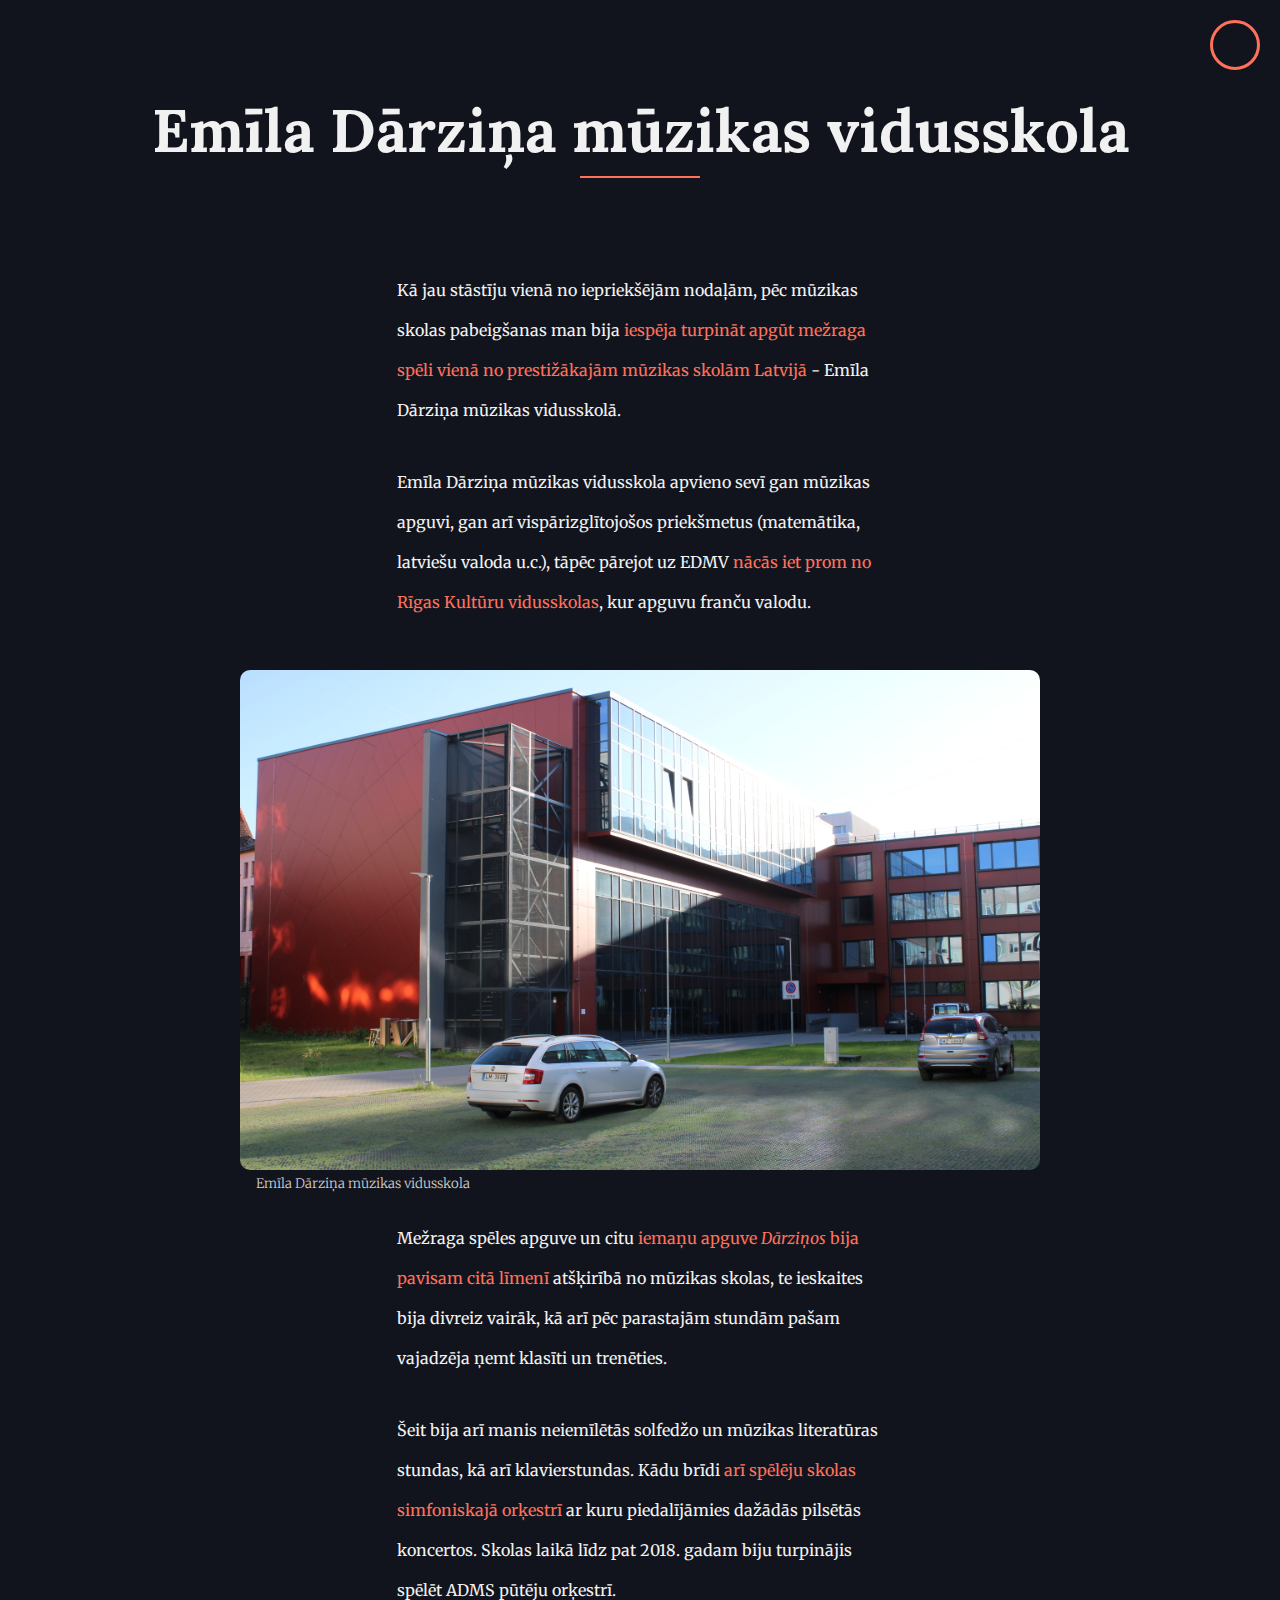
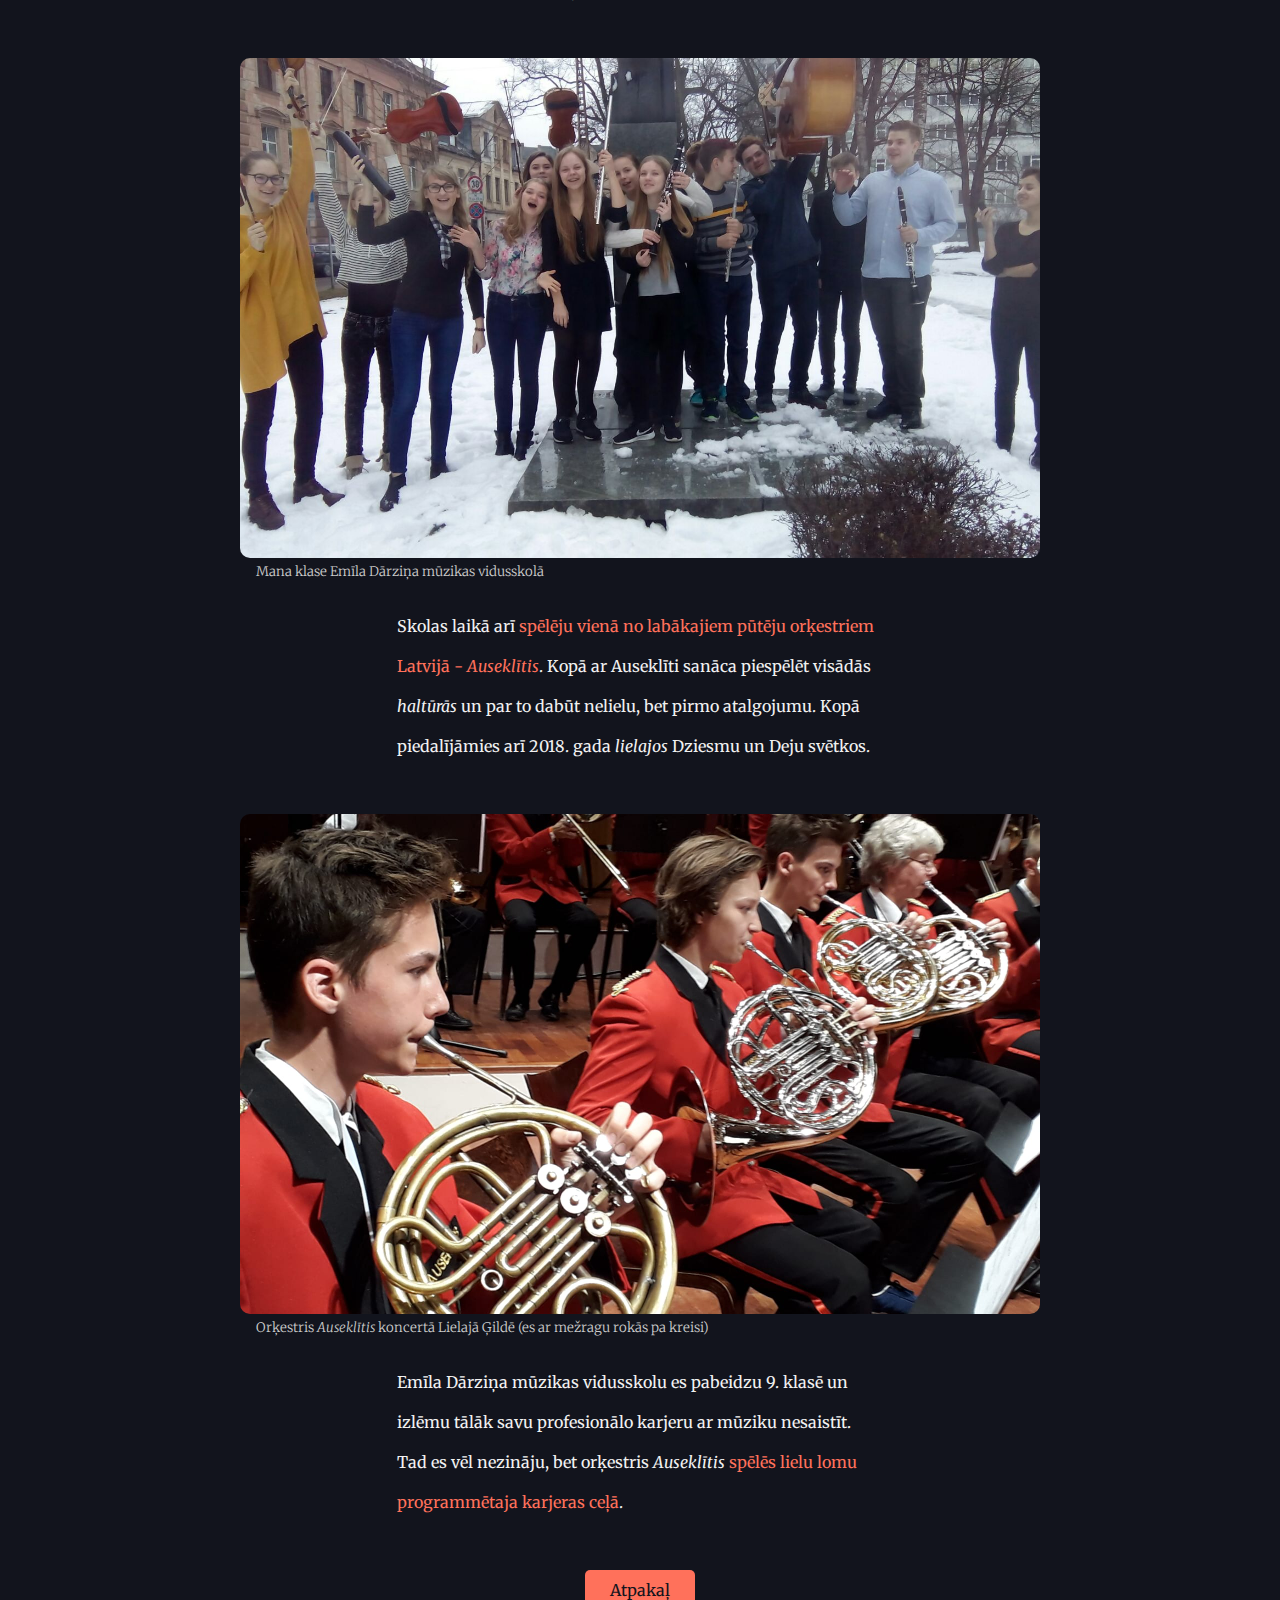
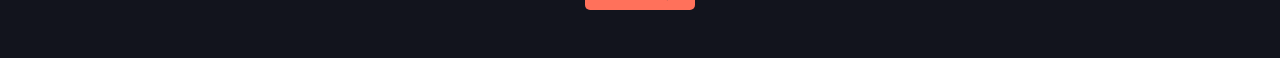
<file: edmv.html>
<!DOCTYPE html>
<html lang="en">
<head>
    <meta charset="UTF-8">
    <meta name="viewport" content="width=device-width, initial-scale=1.0">
    <title>Mans ceļš uz LU</title>

    <!-- CSS & Icons -->
    <link rel="stylesheet" href="css/main.css">
    <link rel="stylesheet" href="https://cdnjs.cloudflare.com/ajax/libs/font-awesome/6.1.1/css/all.min.css" integrity="sha512-KfkfwYDsLkIlwQp6LFnl8zNdLGxu9YAA1QvwINks4PhcElQSvqcyVLLD9aMhXd13uQjoXtEKNosOWaZqXgel0g==" crossorigin="anonymous" referrerpolicy="no-referrer" />

</head>
<body class="information">
    <button id="theme-toggle-btn">
        <i class="fa-regular fa-lightbulb bulb show"></i>
        <i class="fa-solid fa-lightbulb bulb hide"></i>
    </button>
    <header class="information-header">
        <h1 id="information-header-text">Emīla Dārziņa mūzikas vidusskola</h1>
        <div class="header-line"></div>
    </header>
    <section class="text-section">
        <p>Kā jau stāstīju vienā no iepriekšējām nodaļām, pēc mūzikas skolas pabeigšanas man bija <span class="text-highlight">iespēja turpināt apgūt mežraga spēli vienā no prestižākajām mūzikas skolām Latvijā</span> - Emīla Dārziņa mūzikas vidusskolā.</p>
        <p>Emīla Dārziņa mūzikas vidusskola apvieno sevī gan mūzikas apguvi, gan arī vispārizglītojošos priekšmetus (matemātika, latviešu valoda u.c.), tāpēc pārejot uz EDMV <span class="text-highlight">nācās iet prom no Rīgas Kultūru vidusskolas</span>, kur apguvu franču valodu.</p>
    </section>
    <section class="image-section">
        <div class="image-wrap" id="edmv"></div>
        <h5 class="image-text">Emīla Dārziņa mūzikas vidusskola</h5>
    </section>
    <section class="text-section">
        <p>Mežraga spēles apguve un citu <span class="text-highlight">iemaņu apguve <em>Dārziņos</em> bija pavisam citā līmenī</span> atšķirībā no mūzikas skolas, te ieskaites bija divreiz vairāk, kā arī pēc parastajām stundām pašam vajadzēja ņemt klasīti un trenēties.</p>
        <p>Šeit bija arī manis neiemīlētās solfedžo un mūzikas literatūras stundas, kā arī klavierstundas. Kādu brīdi <span class="text-highlight">arī spēlēju skolas simfoniskajā orķestrī</span> ar kuru piedalījāmies dažādās pilsētās koncertos. Skolas laikā līdz pat 2018. gadam biju turpinājis spēlēt ADMS pūtēju orķestrī.</p>
    </section>
    <section class="image-section">
        <div class="image-wrap" id="klase"></div>
        <h5 class="image-text">Mana klase Emīla Dārziņa mūzikas vidusskolā</h5>
    </section>
    <section class="text-section">
        <p>Skolas laikā arī <span class="text-highlight">spēlēju vienā no labākajiem pūtēju orķestriem Latvijā - <em>Auseklītis</em></span>. Kopā ar Auseklīti sanāca piespēlēt visādās <em>haltūrās</em> un par to dabūt nelielu, bet pirmo atalgojumu. Kopā piedalījāmies arī 2018. gada <em>lielajos</em> Dziesmu un Deju svētkos.</p>
    </section>
    <section class="image-section">
        <div class="image-wrap" id="auseklitis"></div>
        <h5 class="image-text">Orķestris <em>Auseklītis</em> koncertā Lielajā Ģildē (es ar mežragu rokās pa kreisi)</h5>
    </section>
    <section class="text-section">
        <p>Emīla Dārziņa mūzikas vidusskolu es pabeidzu 9. klasē un izlēmu tālāk savu profesionālo karjeru ar mūziku nesaistīt. Tad es vēl nezināju, bet orķestris <em>Auseklītis</em> <span class="text-highlight">spēlēs lielu lomu programmētaja karjeras ceļā</span>. </p>
    </section>
    <a href="index.html#edmv" class="btn-card">Atpakaļ</a>

    <script src="information_script.js"></script>
</body>
</html>
</file>
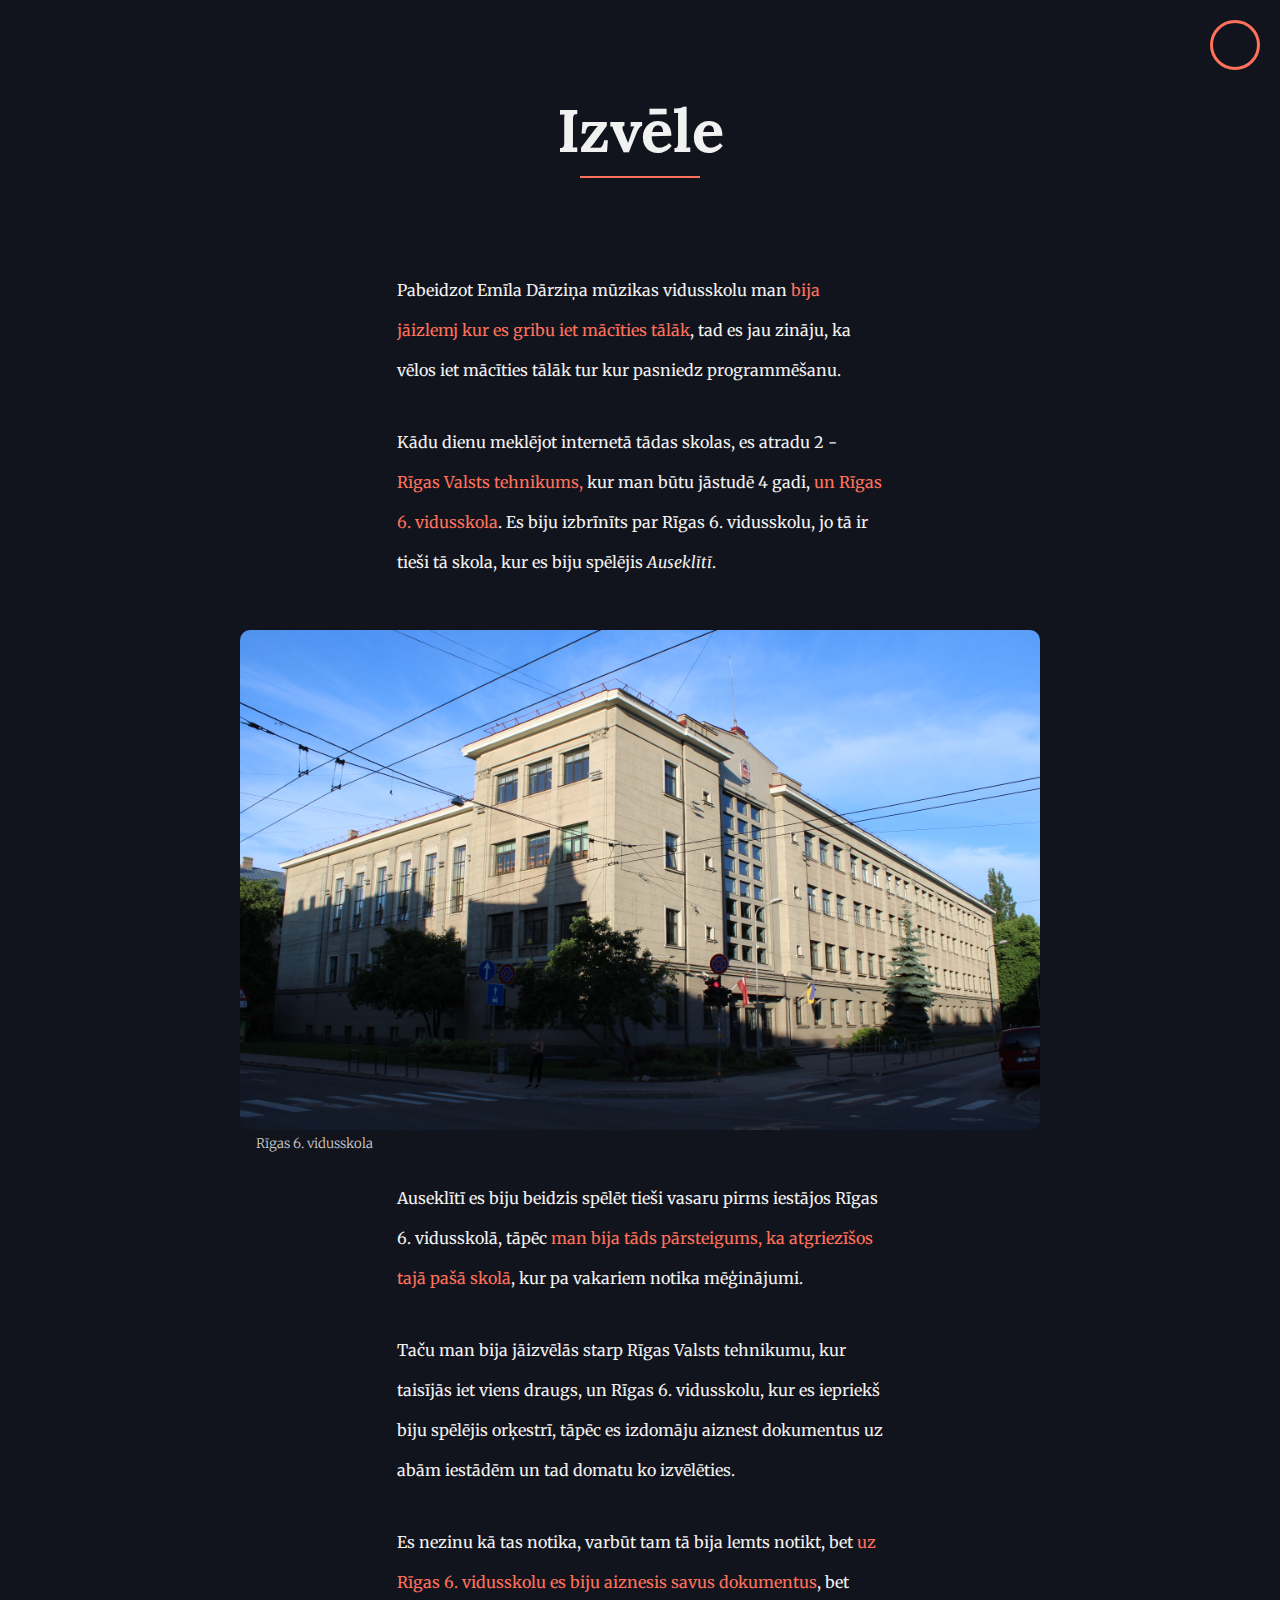
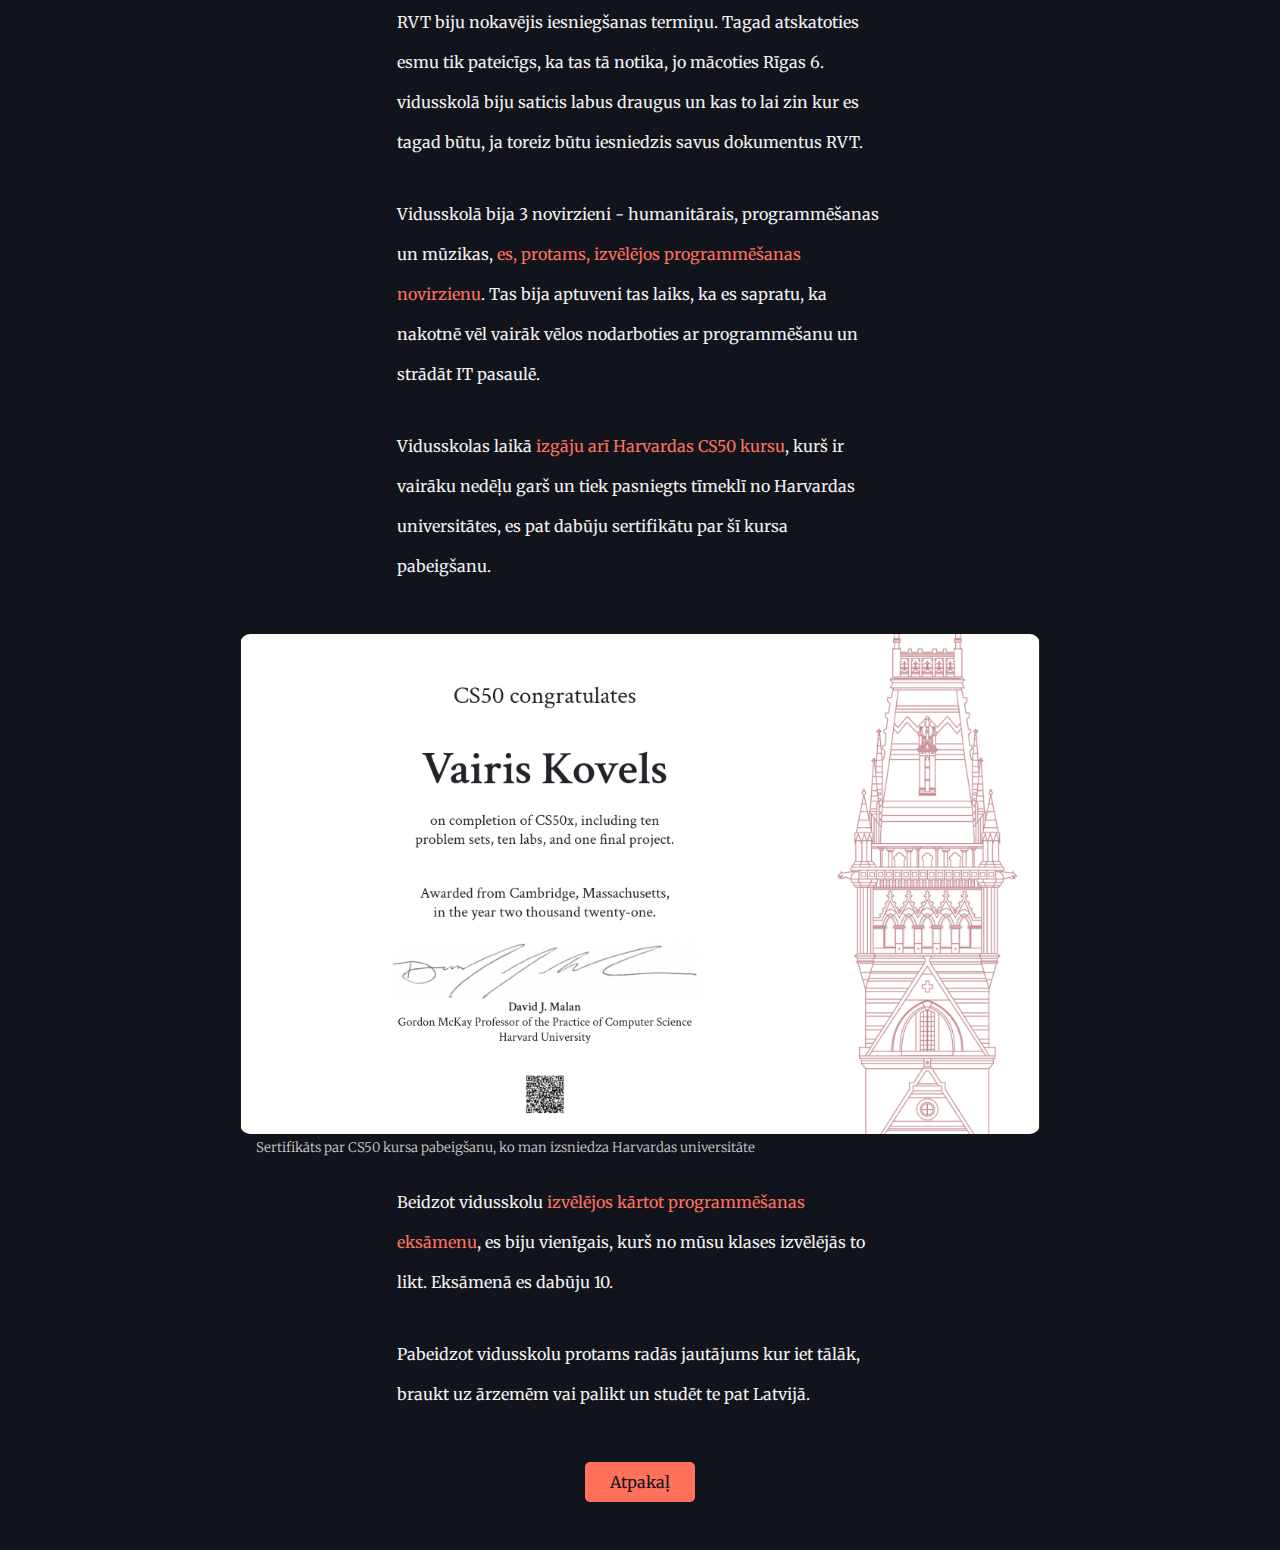
<file: izvele.html>
<!DOCTYPE html>
<html lang="en">
<head>
    <meta charset="UTF-8">
    <meta name="viewport" content="width=device-width, initial-scale=1.0">
    <title>Mans ceļš uz LU</title>

    <!-- CSS & Icons -->
    <link rel="stylesheet" href="css/main.css">
    <link rel="stylesheet" href="https://cdnjs.cloudflare.com/ajax/libs/font-awesome/6.1.1/css/all.min.css" integrity="sha512-KfkfwYDsLkIlwQp6LFnl8zNdLGxu9YAA1QvwINks4PhcElQSvqcyVLLD9aMhXd13uQjoXtEKNosOWaZqXgel0g==" crossorigin="anonymous" referrerpolicy="no-referrer" />

</head>
<body class="information">
    <button id="theme-toggle-btn">
        <i class="fa-regular fa-lightbulb bulb show"></i>
        <i class="fa-solid fa-lightbulb bulb hide"></i>
    </button>
    <header class="information-header">
        <h1 id="information-header-text">Izvēle</h1>
        <div class="header-line"></div>
    </header>
    <section class="text-section">
        <p>Pabeidzot Emīla Dārziņa mūzikas vidusskolu man <span class="text-highlight">bija jāizlemj kur es gribu iet mācīties tālāk</span>, tad es jau zināju, ka vēlos iet mācīties tālāk tur kur pasniedz programmēšanu.</p>
        <p>Kādu dienu meklējot internetā tādas skolas, es atradu 2 - <span class="text-highlight">Rīgas Valsts tehnikums, </span>kur man būtu jāstudē 4 gadi, <span class="text-highlight">un Rīgas 6. vidusskola</span>. Es biju izbrīnīts par Rīgas 6. vidusskolu, jo tā ir tieši tā skola, kur es biju spēlējis <em>Auseklītī</em>.</p>
    </section>
    <section class="image-section">
        <div class="image-wrap" id="r6vsk"></div>
        <h5 class="image-text">Rīgas 6. vidusskola</h5>
    </section>
    <section class="text-section">
        <p>Auseklītī es biju beidzis spēlēt tieši vasaru pirms iestājos Rīgas 6. vidusskolā, tāpēc <span class="text-highlight">man bija tāds pārsteigums, ka atgriezīšos tajā pašā skolā</span>, kur pa vakariem notika mēģinājumi.</p>
        <p>Taču man bija jāizvēlās starp Rīgas Valsts tehnikumu, kur taisījās iet viens draugs, un Rīgas 6. vidusskolu, kur es iepriekš biju spēlējis orķestrī, tāpēc es izdomāju aiznest dokumentus uz abām iestādēm un tad domatu ko izvēlēties.</p>
        <p>Es nezinu kā tas notika, varbūt tam tā bija lemts notikt, bet <span class="text-highlight">uz Rīgas 6. vidusskolu es biju aiznesis savus dokumentus</span>, bet RVT biju nokavējis iesniegšanas termiņu. Tagad atskatoties esmu tik pateicīgs, ka tas tā notika, jo mācoties Rīgas 6. vidusskolā biju saticis labus draugus un kas to lai zin kur es tagad būtu, ja toreiz būtu iesniedzis savus dokumentus RVT.</p>
        <p>Vidusskolā bija 3 novirzieni - humanitārais, programmēšanas un mūzikas, <span class="text-highlight">es, protams, izvēlējos programmēšanas novirzienu</span>. Tas bija aptuveni tas laiks, ka es sapratu, ka nakotnē vēl vairāk vēlos nodarboties ar programmēšanu un strādāt IT pasaulē.</p>
        <p>Vidusskolas laikā <span class="text-highlight">izgāju arī Harvardas CS50 kursu</span>, kurš ir vairāku nedēļu garš un tiek pasniegts tīmeklī no Harvardas universitātes, es pat dabūju sertifikātu par šī kursa pabeigšanu.</p>
    </section>
    <section class="image-section">
        <div class="image-wrap" id="cs50"></div>
        <h5 class="image-text">Sertifikāts par CS50 kursa pabeigšanu, ko man izsniedza Harvardas universitāte</h5>
    </section>
    <section class="text-section">
        <p>Beidzot vidusskolu <span class="text-highlight">izvēlējos kārtot programmēšanas eksāmenu</span>, es biju vienīgais, kurš no mūsu klases izvēlējās to likt. Eksāmenā es dabūju 10.</p>
        <p>Pabeidzot vidusskolu protams radās jautājums kur iet tālāk, braukt uz ārzemēm vai palikt un studēt te pat Latvijā.</p>
    </section>
    <a href="index.html#izvele" class="btn-card">Atpakaļ</a>

    <script src="information_script.js"></script>
</body>
</html>
</file>
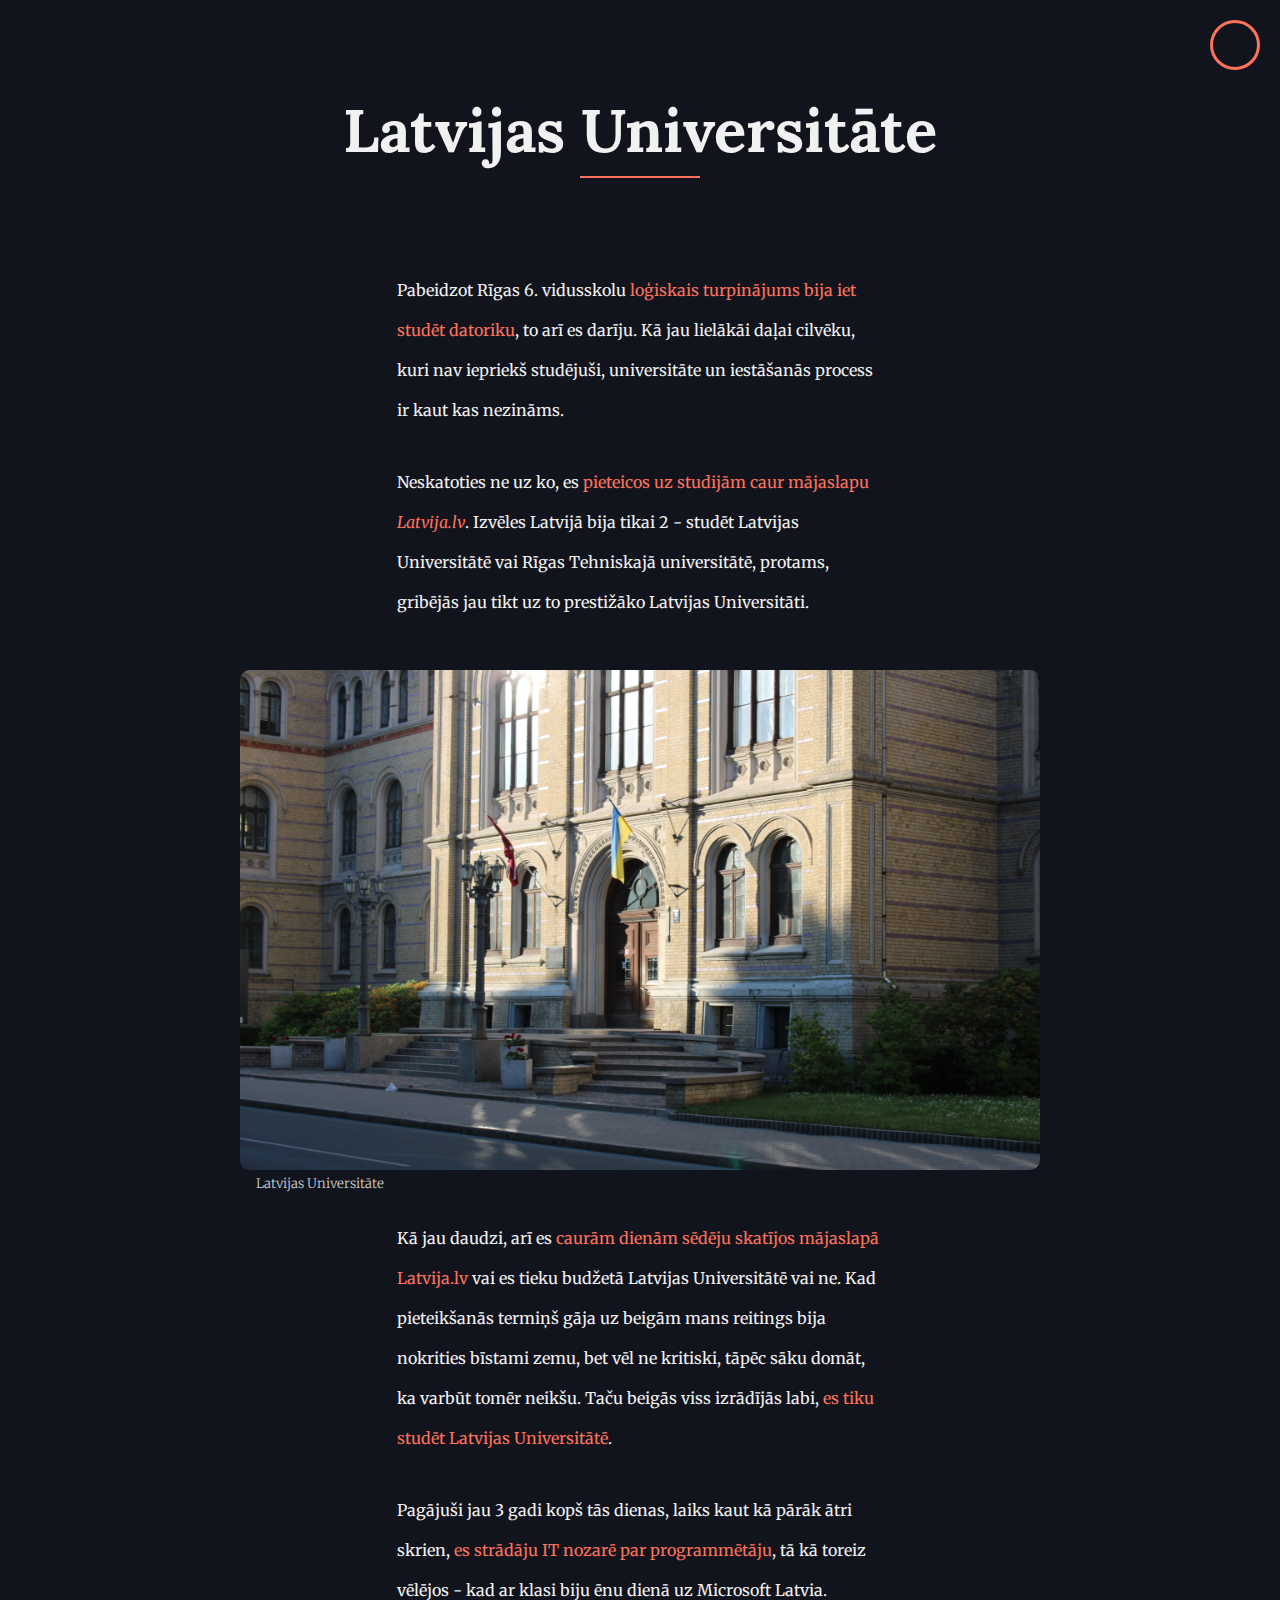
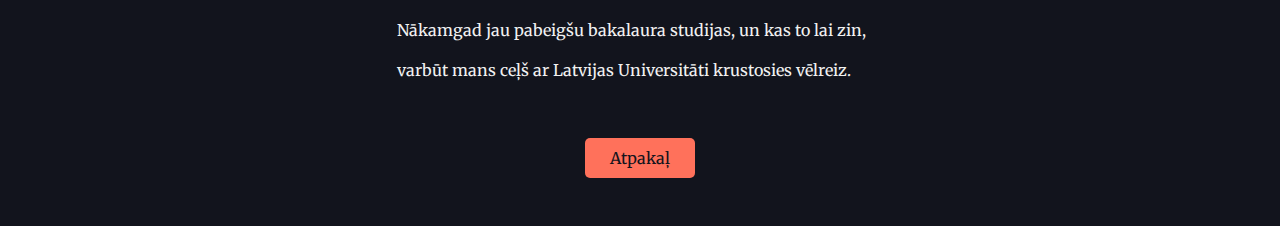
<file: lu.html>
<!DOCTYPE html>
<html lang="en">
<head>
    <meta charset="UTF-8">
    <meta name="viewport" content="width=device-width, initial-scale=1.0">
    <title>Mans ceļš uz LU</title>

    <!-- CSS & Icons -->
    <link rel="stylesheet" href="css/main.css">
    <link rel="stylesheet" href="https://cdnjs.cloudflare.com/ajax/libs/font-awesome/6.1.1/css/all.min.css" integrity="sha512-KfkfwYDsLkIlwQp6LFnl8zNdLGxu9YAA1QvwINks4PhcElQSvqcyVLLD9aMhXd13uQjoXtEKNosOWaZqXgel0g==" crossorigin="anonymous" referrerpolicy="no-referrer" />

</head>
<body class="information">
    <button id="theme-toggle-btn">
        <i class="fa-regular fa-lightbulb bulb show"></i>
        <i class="fa-solid fa-lightbulb bulb hide"></i>
    </button>
    <header class="information-header">
        <h1 id="information-header-text">Latvijas Universitāte</h1>
        <div class="header-line"></div>
    </header>
    <section class="text-section">
        <p>Pabeidzot Rīgas 6. vidusskolu <span class="text-highlight">loģiskais turpinājums bija iet studēt datoriku</span>, to arī es darīju. Kā jau lielākāi daļai cilvēku, kuri nav iepriekš studējuši, universitāte un iestāšanās process ir kaut kas nezināms.</p>
        <p>Neskatoties ne uz ko, es <span class="text-highlight">pieteicos uz studijām caur mājaslapu <em>Latvija.lv</em></span>. Izvēles Latvijā bija tikai 2 - studēt Latvijas Universitātē vai Rīgas Tehniskajā universitātē, protams, gribējās jau tikt uz to prestižāko Latvijas Universitāti.</p>
    </section>
    <section class="image-section">
        <div class="image-wrap" id="lu"></div>
        <h5 class="image-text">Latvijas Universitāte</h5>
    </section>
    <section class="text-section">
        <p>Kā jau daudzi, arī es <span class="text-highlight">caurām dienām sēdēju skatījos mājaslapā Latvija.lv</span> vai es tieku budžetā Latvijas Universitātē vai ne. Kad pieteikšanās termiņš gāja uz beigām mans reitings bija nokrities bīstami zemu, bet vēl ne kritiski, tāpēc sāku domāt, ka varbūt tomēr neikšu. Taču beigās viss izrādījās labi, <span class="text-highlight">es tiku studēt Latvijas Universitātē</span>.</p>
        <p>Pagājuši jau 3 gadi kopš tās dienas, laiks kaut kā pārāk ātri skrien, <span class="text-highlight">es strādāju IT nozarē par programmētāju</span>, tā kā toreiz vēlējos - kad ar klasi biju ēnu dienā uz Microsoft Latvia. Nākamgad jau pabeigšu bakalaura studijas, un kas to lai zin, varbūt mans ceļš ar Latvijas Universitāti krustosies vēlreiz.</p>
    </section>

    <a href="index.html#lu" class="btn-card">Atpakaļ</a>

    <script src="information_script.js"></script>
</body>
</html>
</file>
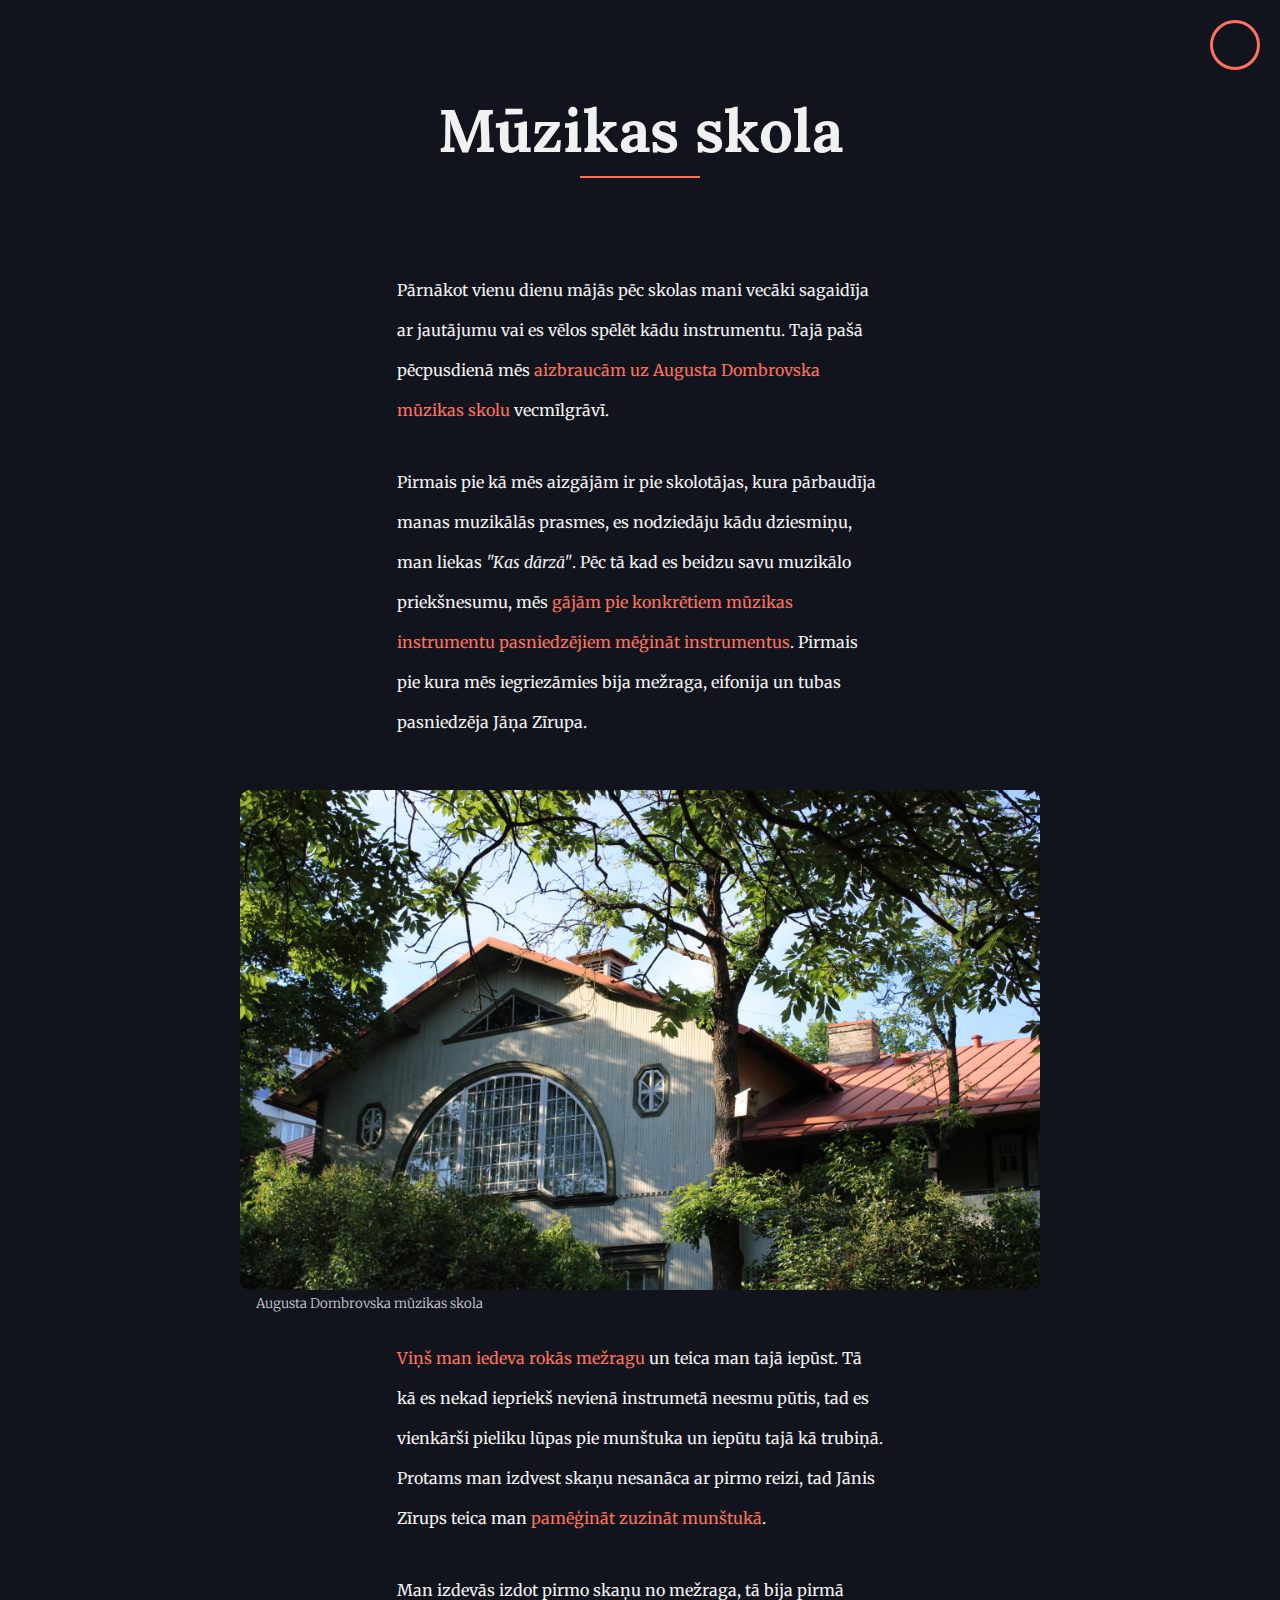
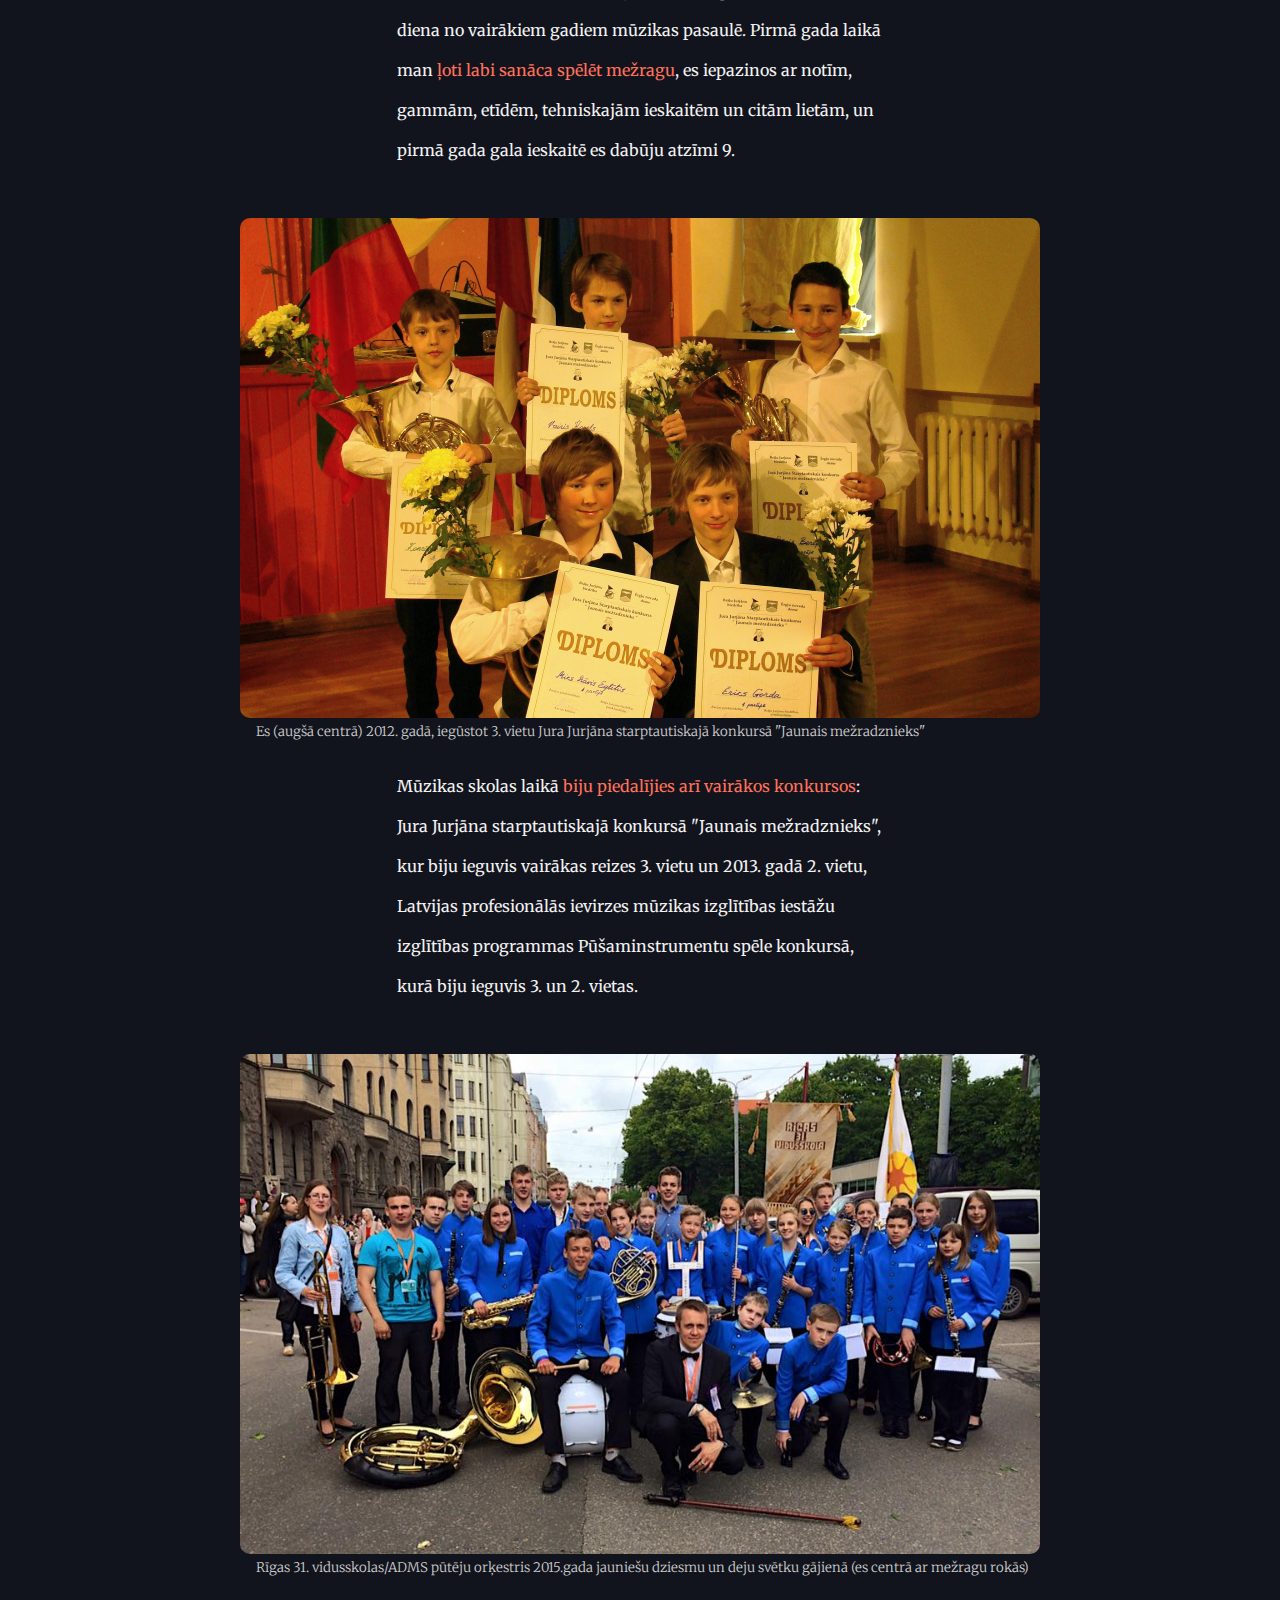
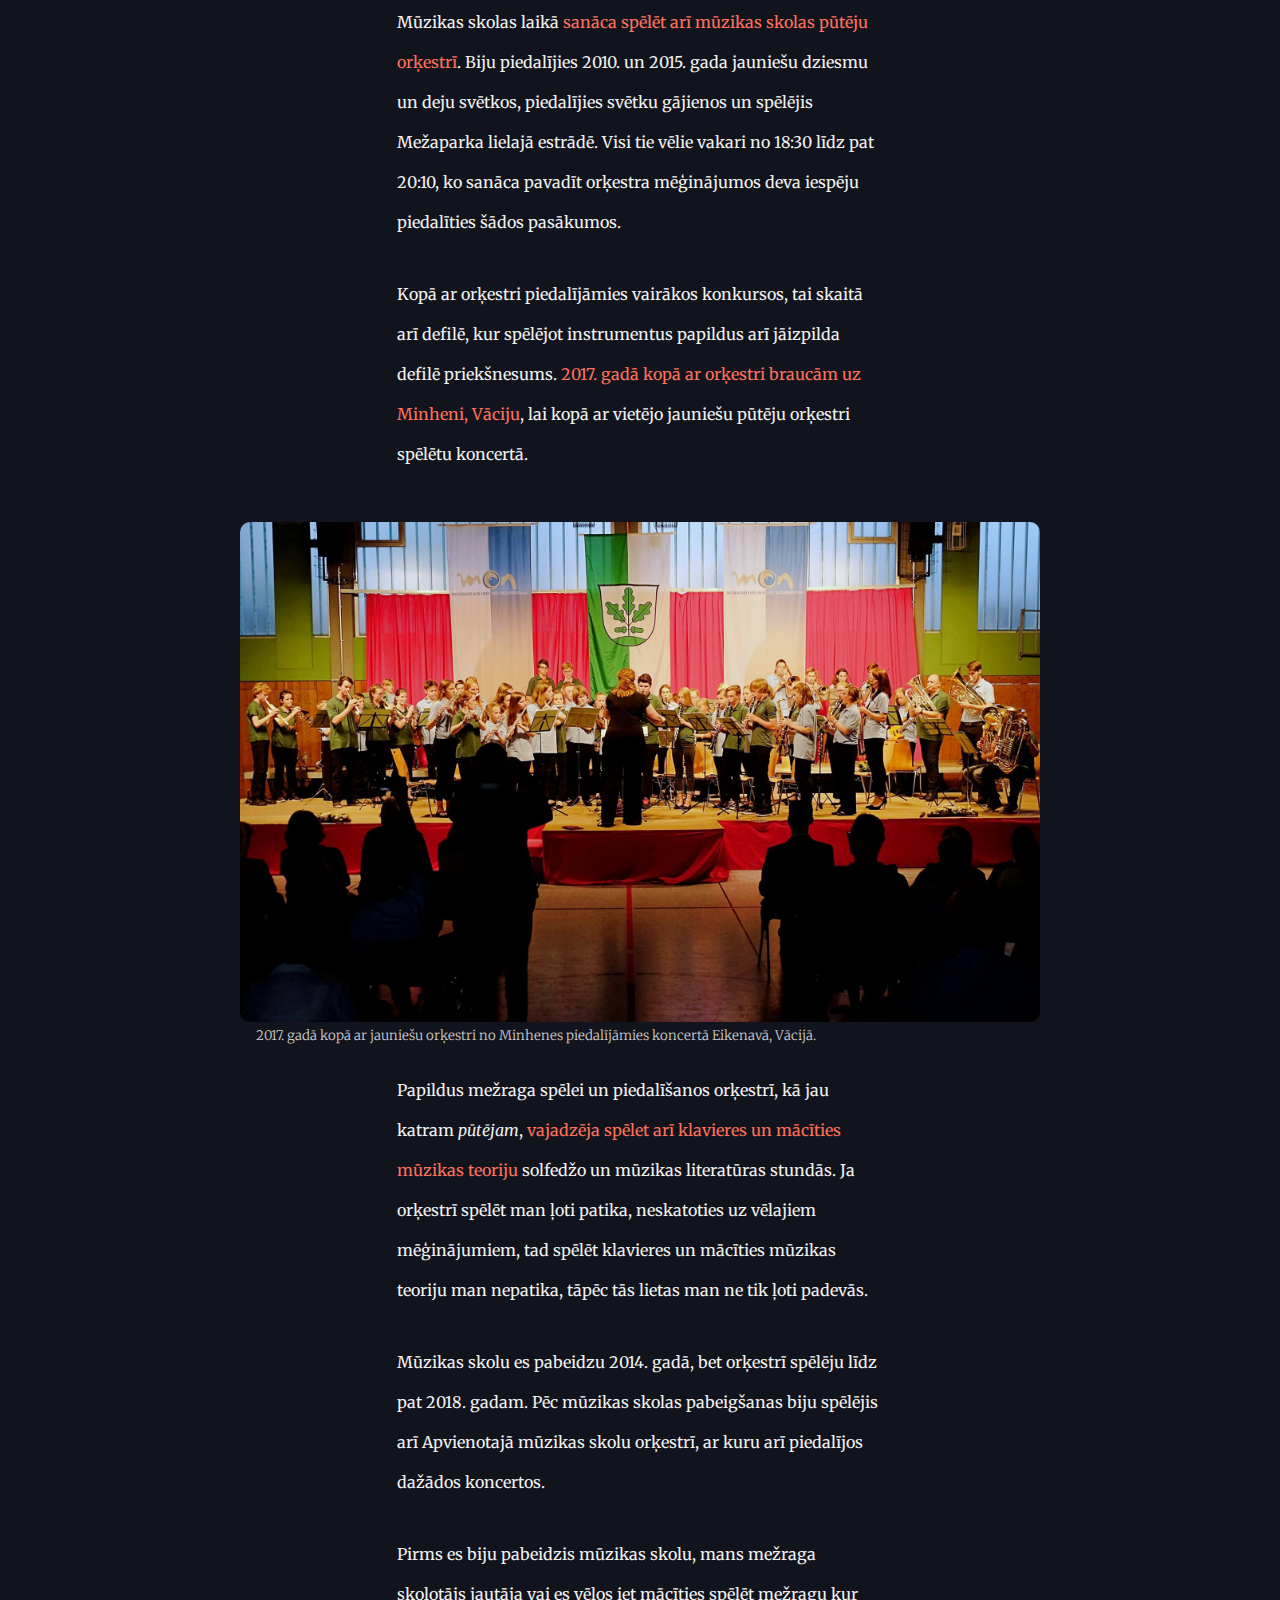
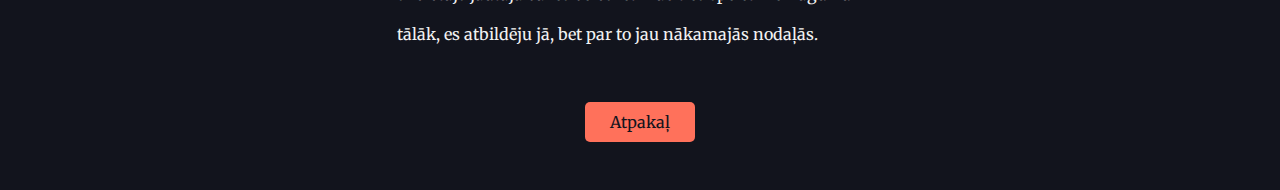
<file: muzikas-skola.html>
<!DOCTYPE html>
<html lang="en">
<head>
    <meta charset="UTF-8">
    <meta name="viewport" content="width=device-width, initial-scale=1.0">
    <title>Mans ceļš uz LU</title>

    <!-- CSS & Icons -->
    <link rel="stylesheet" href="css/main.css">
    <link rel="stylesheet" href="https://cdnjs.cloudflare.com/ajax/libs/font-awesome/6.1.1/css/all.min.css" integrity="sha512-KfkfwYDsLkIlwQp6LFnl8zNdLGxu9YAA1QvwINks4PhcElQSvqcyVLLD9aMhXd13uQjoXtEKNosOWaZqXgel0g==" crossorigin="anonymous" referrerpolicy="no-referrer" />

</head>
<body class="information">
    <button id="theme-toggle-btn">
        <i class="fa-regular fa-lightbulb bulb show"></i>
        <i class="fa-solid fa-lightbulb bulb hide"></i>
    </button>
    <header class="information-header">
        <h1 id="information-header-text">Mūzikas skola</h1>
        <div class="header-line"></div>
    </header>
    <section class="text-section">
        <p>Pārnākot vienu dienu mājās pēc skolas mani vecāki sagaidīja ar jautājumu vai es vēlos spēlēt kādu instrumentu. Tajā pašā pēcpusdienā mēs <span class="text-highlight">aizbraucām uz Augusta Dombrovska mūzikas skolu </span>vecmīlgrāvī.</p>
        <p>Pirmais pie kā mēs aizgājām ir pie skolotājas, kura pārbaudīja manas muzikālās prasmes, es nodziedāju kādu dziesmiņu, man liekas <em>"Kas dārzā"</em>. Pēc tā kad es beidzu savu muzikālo priekšnesumu, mēs <span class="text-highlight">gājām pie konkrētiem mūzikas instrumentu pasniedzējiem mēģināt instrumentus</span>. Pirmais pie kura mēs iegriezāmies bija mežraga, eifonija un tubas pasniedzēja Jāņa Zīrupa.</p>
    </section>
    <section class="image-section">
        <div class="image-wrap" id="adms"></div>
        <h5 class="image-text">Augusta Dombrovska mūzikas skola</h5>
    </section>
    <section class="text-section">
        <p><span class="text-highlight">Viņš man iedeva rokās mežragu</span> un teica man tajā iepūst. Tā kā es nekad iepriekš nevienā instrumetā neesmu pūtis, tad es vienkārši pieliku lūpas pie munštuka un iepūtu tajā kā trubiņā. Protams man izdvest skaņu nesanāca ar pirmo reizi, tad Jānis Zīrups teica man <span class="text-highlight">pamēģināt zuzināt munštukā</span>. </p>
        <p>Man izdevās izdot pirmo skaņu no mežraga, tā bija pirmā diena no vairākiem gadiem mūzikas pasaulē. Pirmā gada laikā man <span class="text-highlight">ļoti labi sanāca spēlēt mežragu</span>, es iepazinos ar notīm, gammām, etīdēm, tehniskajām ieskaitēm un citām lietām, un pirmā gada gala ieskaitē es dabūju atzīmi 9.</p>
    </section>
    <section class="image-section">
        <div class="image-wrap" id="ergli"></div>
        <h5 class="image-text">Es (augšā centrā) 2012. gadā, iegūstot 3. vietu Jura Jurjāna starptautiskajā konkursā "Jaunais mežradznieks"</h5>
    </section>
    <section class="text-section">
        <p>Mūzikas skolas laikā <span class="text-highlight">biju piedalījies arī vairākos konkursos</span>: Jura Jurjāna starptautiskajā konkursā "Jaunais mežradznieks", kur biju ieguvis vairākas reizes 3. vietu un 2013. gadā 2. vietu, Latvijas profesionālās ievirzes mūzikas izglītības iestāžu izglītības programmas Pūšaminstrumentu spēle konkursā, kurā biju ieguvis 3. un 2. vietas.</p>
    </section>
    <section class="image-section">
        <div class="image-wrap" id="orkestris"></div>
        <h5 class="image-text">Rīgas 31. vidusskolas/ADMS pūtēju orķestris 2015.gada jauniešu dziesmu un deju svētku gājienā (es centrā ar mežragu rokās)</h5>
    </section>
    <section class="text-section">
        <p>Mūzikas skolas laikā <span class="text-highlight">sanāca spēlēt arī mūzikas skolas pūtēju orķestrī</span>. Biju piedalījies 2010. un 2015. gada jauniešu dziesmu un deju svētkos, piedalījies svētku gājienos un spēlējis Mežaparka lielajā estrādē. Visi tie vēlie vakari no 18:30 līdz pat 20:10, ko sanāca pavadīt orķestra mēģinājumos deva iespēju piedalīties šādos pasākumos.</p>
        <p>Kopā ar orķestri piedalījāmies vairākos konkursos, tai skaitā arī defilē, kur spēlējot instrumentus papildus arī jāizpilda defilē priekšnesums. <span class="text-highlight">2017. gadā kopā ar orķestri braucām uz Minheni, Vāciju</span>, lai kopā ar vietējo jauniešu pūtēju orķestri spēlētu koncertā.</p>
    </section>
    <section class="image-section">
        <div class="image-wrap" id="minhene"></div>
        <h5 class="image-text">2017. gadā kopā ar jauniešu orķestri no Minhenes piedalījāmies koncertā Eikenavā, Vācijā.</h5>
    </section>
    <section class="text-section">
        <p>Papildus mežraga spēlei un piedalīšanos orķestrī, kā jau katram <em>pūtējam</em>, <span class="text-highlight">vajadzēja spēlet arī klavieres un mācīties mūzikas teoriju</span> solfedžo un mūzikas literatūras stundās. Ja orķestrī spēlēt man ļoti patika, neskatoties uz vēlajiem mēģinājumiem, tad spēlēt klavieres un mācīties mūzikas teoriju man nepatika, tāpēc tās lietas man ne tik ļoti padevās.</p>
        <p>Mūzikas skolu es pabeidzu 2014. gadā, bet orķestrī spēlēju līdz pat 2018. gadam. Pēc mūzikas skolas pabeigšanas biju spēlējis arī Apvienotajā mūzikas skolu orķestrī, ar kuru arī piedalījos dažādos koncertos.</p>
        <p>Pirms es biju pabeidzis mūzikas skolu, mans mežraga skolotājs jautāja vai es vēlos iet mācīties spēlēt mežragu kur tālāk, es atbildēju jā, bet par to jau nākamajās nodaļās.</p>
    </section>
    <a href="index.html#muzikas-skola" class="btn-card">Atpakaļ</a>

    <script src="information_script.js"></script>
</body>
</html>
</file>
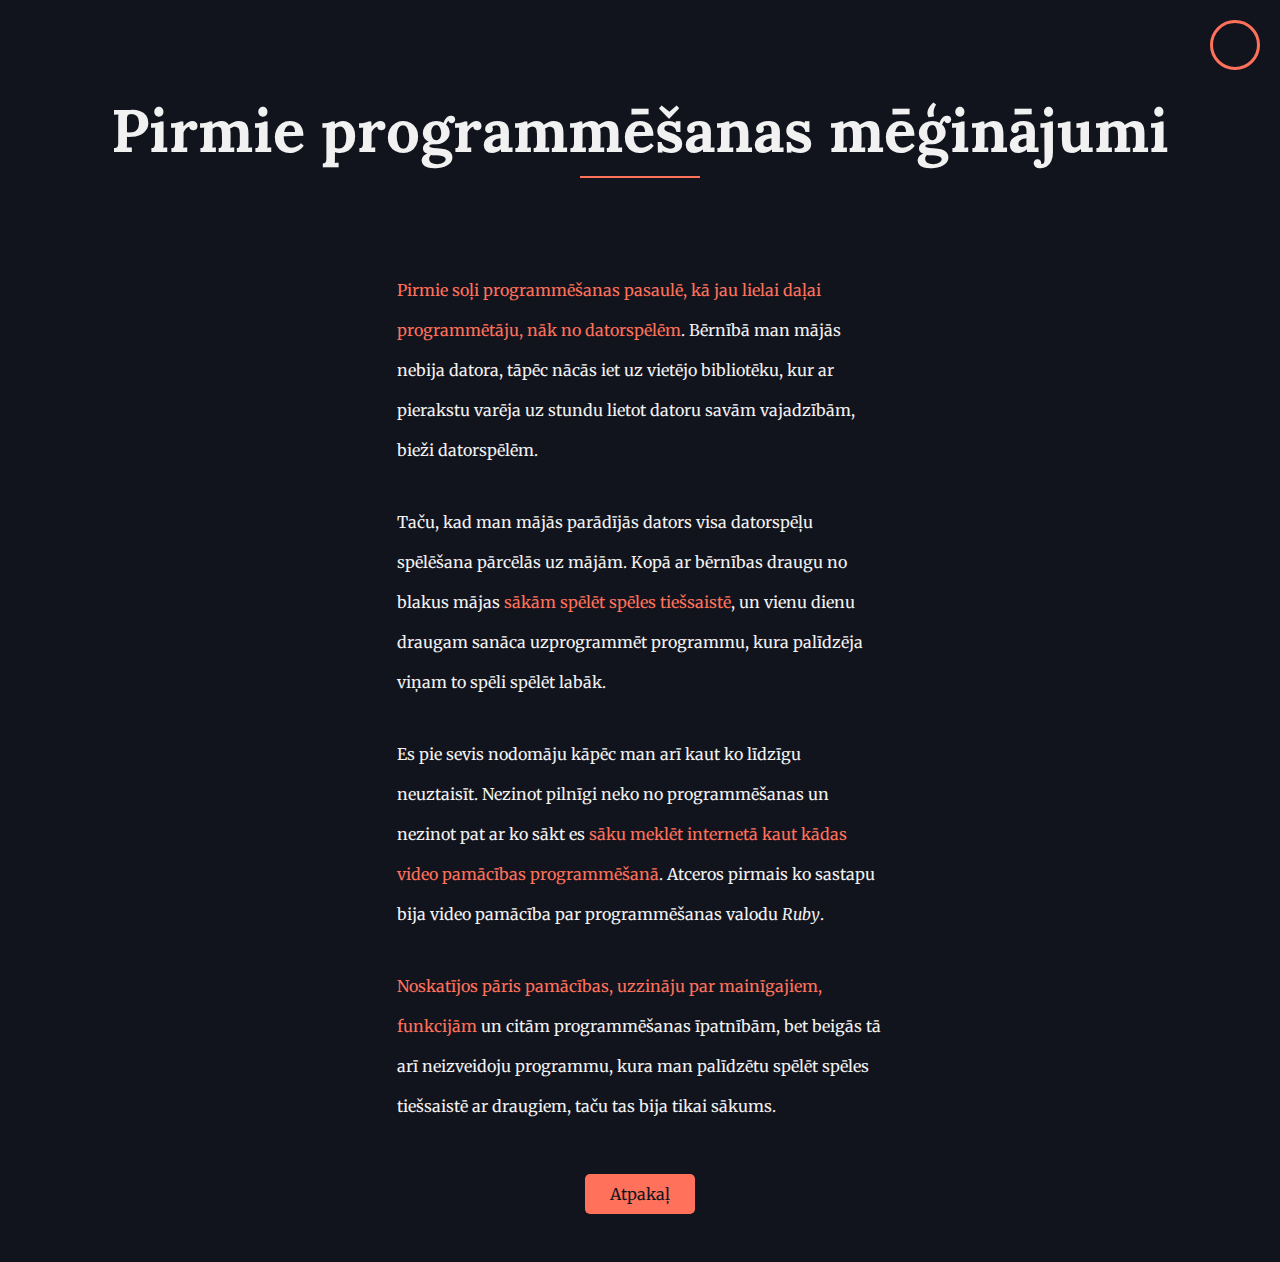
<file: pirmie-meginajumi.html>
<!DOCTYPE html>
<html lang="en">
<head>
    <meta charset="UTF-8">
    <meta name="viewport" content="width=device-width, initial-scale=1.0">
    <title>Mans ceļš uz LU</title>

    <!-- CSS & Icons -->
    <link rel="stylesheet" href="css/main.css">
    <link rel="stylesheet" href="https://cdnjs.cloudflare.com/ajax/libs/font-awesome/6.1.1/css/all.min.css" integrity="sha512-KfkfwYDsLkIlwQp6LFnl8zNdLGxu9YAA1QvwINks4PhcElQSvqcyVLLD9aMhXd13uQjoXtEKNosOWaZqXgel0g==" crossorigin="anonymous" referrerpolicy="no-referrer" />

</head>
<body class="information">
    <button id="theme-toggle-btn">
        <i class="fa-regular fa-lightbulb bulb show"></i>
        <i class="fa-solid fa-lightbulb bulb hide"></i>
    </button>
    <header class="information-header">
        <h1 id="information-header-text">Pirmie programmēšanas mēģinājumi</h1>
        <div class="header-line"></div>
    </header>
    <section class="text-section">
        <p><span class="text-highlight">Pirmie soļi programmēšanas pasaulē, kā jau lielai daļai programmētāju, nāk no datorspēlēm</span>. Bērnībā man mājās nebija datora, tāpēc nācās iet uz vietējo bibliotēku, kur ar pierakstu varēja uz stundu lietot datoru savām vajadzībām, bieži datorspēlēm.</p>
        <p>Taču, kad man mājās parādījās dators visa datorspēļu spēlēšana pārcēlās uz mājām. Kopā ar bērnības draugu no blakus mājas <span class="text-highlight">sākām spēlēt spēles tiešsaistē</span>, un vienu dienu draugam sanāca uzprogrammēt programmu, kura palīdzēja viņam to spēli spēlēt labāk.</p>
        <p>Es pie sevis nodomāju kāpēc man arī kaut ko līdzīgu neuztaisīt. Nezinot pilnīgi neko no programmēšanas un nezinot pat ar ko sākt es <span class="text-highlight">sāku meklēt internetā kaut kādas video pamācības programmēšanā</span>. Atceros pirmais ko sastapu bija video pamācība par programmēšanas valodu <em>Ruby</em>.</p>
        <p><span class="text-highlight">Noskatījos pāris pamācības, uzzināju par mainīgajiem, funkcijām</span> un citām programmēšanas īpatnībām, bet beigās tā arī neizveidoju programmu, kura man palīdzētu spēlēt spēles tiešsaistē ar draugiem, taču tas bija tikai sākums.</p>
    </section>
    <a href="index.html#pirmie-meginajumi" class="btn-card">Atpakaļ</a>

    <script src="information_script.js"></script>
</body>
</html>
</file>
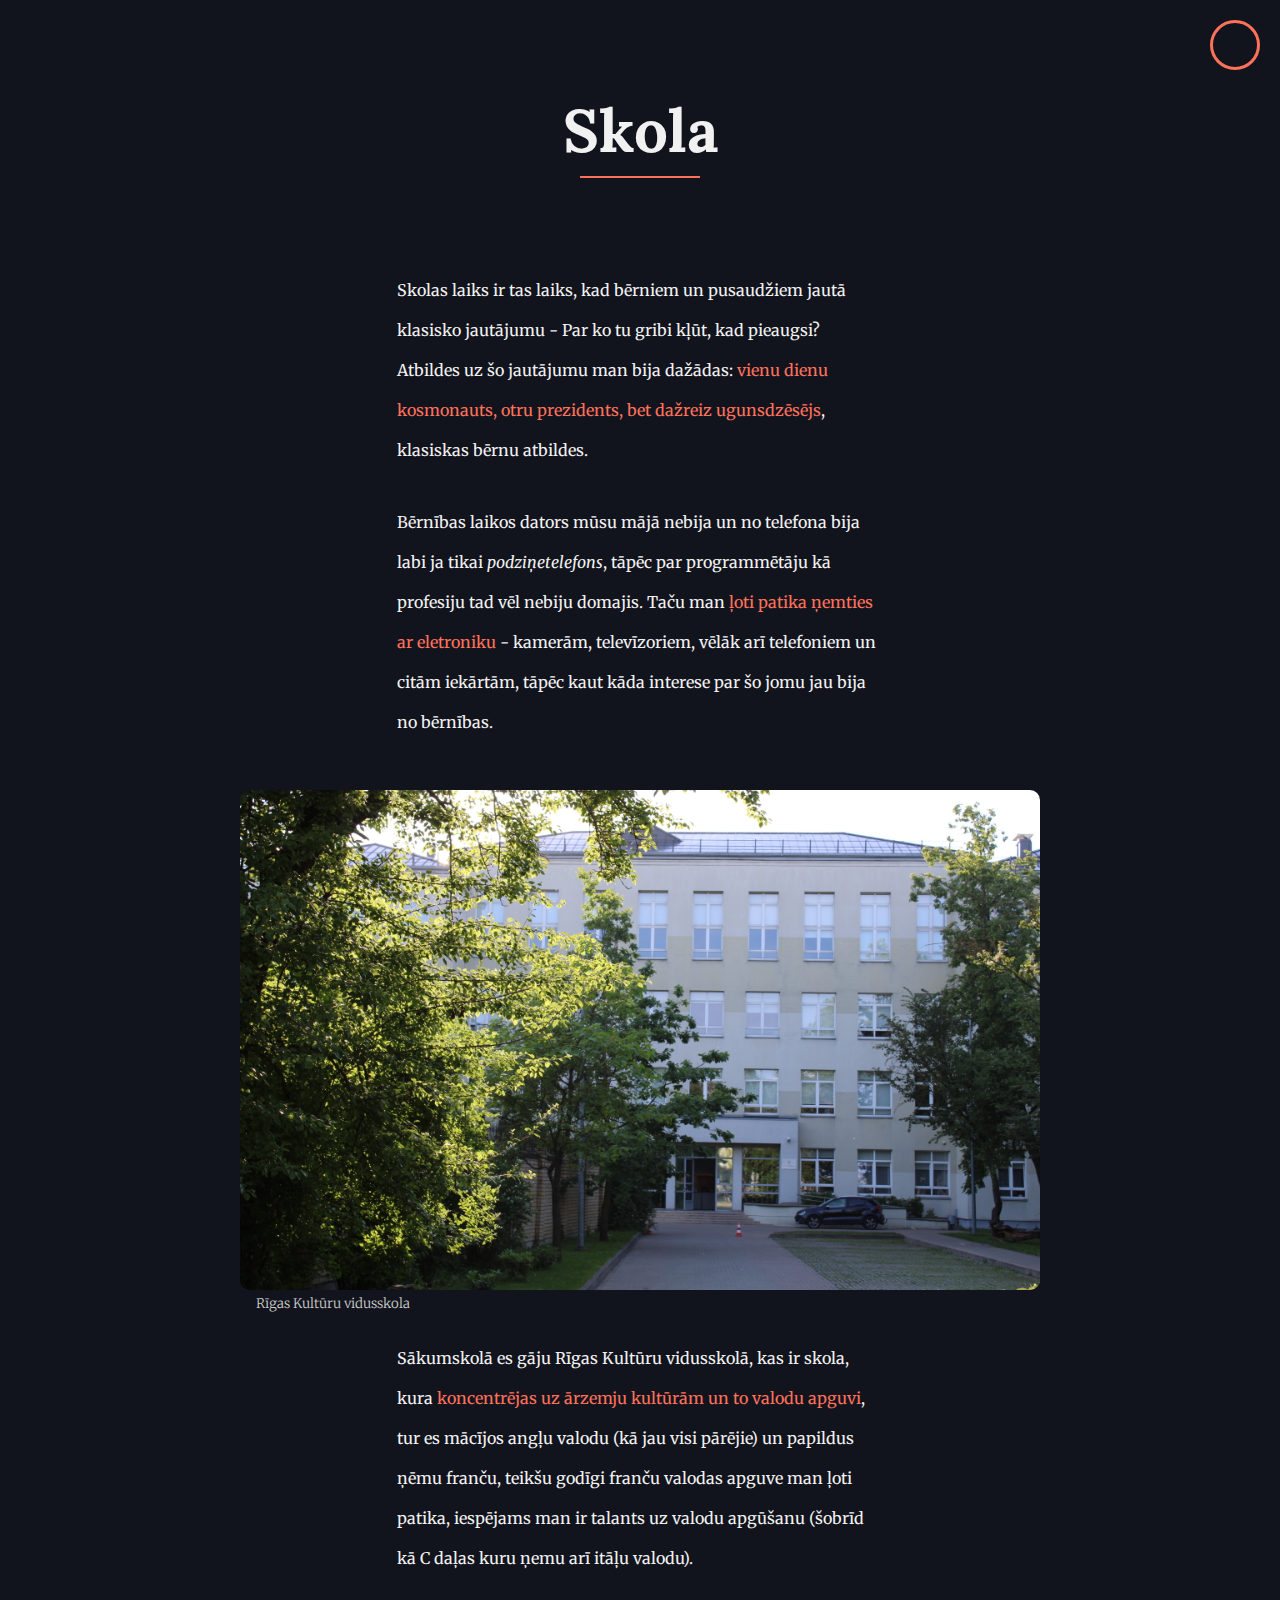
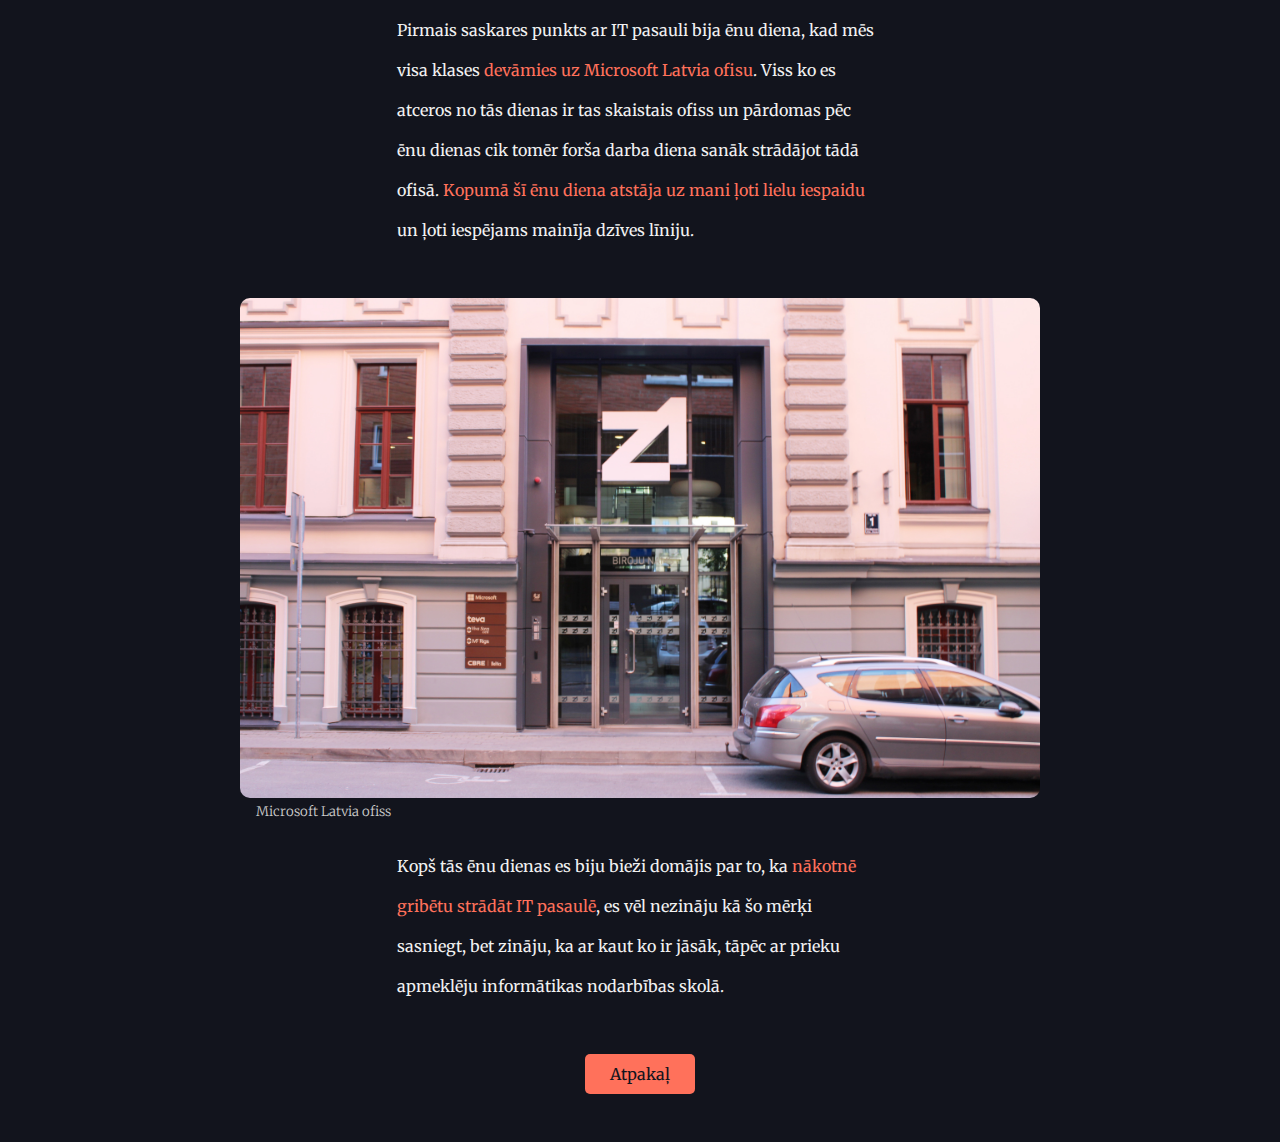
<file: skola.html>
<!DOCTYPE html>
<html lang="en">
<head>
    <meta charset="UTF-8">
    <meta name="viewport" content="width=device-width, initial-scale=1.0">
    <title>Mans ceļš uz LU</title>

    <!-- CSS & Icons -->
    <link rel="stylesheet" href="css/main.css">
    <link rel="stylesheet" href="https://cdnjs.cloudflare.com/ajax/libs/font-awesome/6.1.1/css/all.min.css" integrity="sha512-KfkfwYDsLkIlwQp6LFnl8zNdLGxu9YAA1QvwINks4PhcElQSvqcyVLLD9aMhXd13uQjoXtEKNosOWaZqXgel0g==" crossorigin="anonymous" referrerpolicy="no-referrer" />

</head>
<body class="information">
    <button id="theme-toggle-btn">
        <i class="fa-regular fa-lightbulb bulb show"></i>
        <i class="fa-solid fa-lightbulb bulb hide"></i>
    </button>
    <header class="information-header">
        <h1 id="information-header-text">Skola</h1>
        <div class="header-line"></div>
    </header>
    <section class="text-section">
        <p>Skolas laiks ir tas laiks, kad bērniem un pusaudžiem jautā klasisko jautājumu - Par ko tu gribi kļūt, kad pieaugsi? Atbildes uz šo jautājumu man bija dažādas: <span class="text-highlight">vienu dienu kosmonauts, otru prezidents, bet dažreiz ugunsdzēsējs</span>, klasiskas bērnu atbildes.</p>
        <p>Bērnības laikos dators mūsu mājā nebija un no telefona bija labi ja tikai <em>podziņetelefons</em>, tāpēc par programmētāju kā profesiju tad vēl nebiju domajis. Taču man <span class="text-highlight">ļoti patika ņemties ar eletroniku</span> - kamerām, televīzoriem, vēlāk arī telefoniem un citām iekārtām, tāpēc kaut kāda interese par šo jomu jau bija no bērnības.</p>
    </section>
    <section class="image-section">
        <div class="image-wrap" id="rkv"></div>
        <h5 class="image-text">Rīgas Kultūru vidusskola</h5>
    </section>
    <section class="text-section">
        <p>Sākumskolā es gāju Rīgas Kultūru vidusskolā, kas ir skola, kura <span class="text-highlight">koncentrējas uz ārzemju kultūrām un to valodu apguvi</span>, tur es mācījos angļu valodu (kā jau visi pārējie) un papildus ņēmu franču, teikšu godīgi franču valodas apguve man ļoti patika, iespējams man ir talants uz valodu apgūšanu (šobrīd kā C daļas kuru ņemu arī itāļu valodu).</p>
        <p>Pirmais saskares punkts ar IT pasauli bija ēnu diena, kad mēs visa klases <span class="text-highlight">devāmies uz Microsoft Latvia ofisu</span>. Viss ko es atceros no tās dienas ir tas skaistais ofiss un pārdomas pēc ēnu dienas cik tomēr forša darba diena sanāk strādājot tādā ofisā. <span class="text-highlight">Kopumā šī ēnu diena atstāja uz mani ļoti lielu iespaidu</span> un ļoti iespējams mainīja dzīves līniju.</p>
    </section>
    <section class="image-section">
        <div class="image-wrap" id="microsoft"></div>
        <h5 class="image-text">Microsoft Latvia ofiss</h5>
    </section>
    <section class="text-section">
        <p>Kopš tās ēnu dienas es biju bieži domājis par to, ka <span class="text-highlight">nākotnē gribētu strādāt IT pasaulē</span>, es vēl nezināju kā šo mērķi sasniegt, bet zināju, ka ar kaut ko ir jāsāk, tāpēc ar prieku apmeklēju informātikas nodarbības skolā.</p>
    </section>
    <a href="index.html#skola" class="btn-card">Atpakaļ</a>

    <script src="information_script.js"></script>
</body>
</html>
</file>
<file: css/main.css>
@import url("https://fonts.googleapis.com/css2?family=Merriweather:ital,wght@0,300;0,400;0,700;0,900;1,300;1,400;1,700;1,900&family=Open+Sans:ital,wght@0,300..800;1,300..800&display=swap");
@import url("https://fonts.googleapis.com/css2?family=Lora:ital,wght@0,400..700;1,400..700&display=swap");
.btn-round {
  background: #ff715b;
  height: 60px;
  width: 60px;
  border-radius: 50%;
  display: flex;
  align-items: center;
  justify-content: center;
  text-align: center;
  transition: all 0.15s;
  box-shadow: 0 0 15px #202020;
}
.btn-round:hover {
  box-shadow: 0 0 5px #000;
  background: #ff5d44;
}
.btn-round.light-theme {
  box-shadow: 0 0 10px 2px #979797;
}
.btn-round.up {
  background: #f1f1f1;
}
.btn-round.up i {
  color: #ff715b;
}

.btn-card {
  padding: 10px 25px;
  border-radius: 5px;
  background: #ff715b;
  color: #12141D;
  transition: all 0.1s;
}
.btn-card:hover {
  background: #ff5d44;
}

.btn-back {
  padding: 10px 25px;
  background-color: red;
}

#theme-toggle-btn {
  background: none;
  border: 3px solid #ff715b;
  border-radius: 50%;
  width: 50px;
  height: 50px;
  cursor: pointer;
  z-index: 5;
  position: fixed;
  top: 20px;
  right: 20px;
}
#theme-toggle-btn .bulb {
  color: #ff715b;
  font-size: 22px;
  transition: color 0.1s ease-in-out;
}
#theme-toggle-btn .bulb:hover {
  color: #fff;
}
#theme-toggle-btn .bulb.show {
  display: block;
}
#theme-toggle-btn .bulb.hide {
  display: none;
}

.text-highlight {
  color: #ff715b;
}
.text-highlight.light-theme {
  color: #ff2200;
}

.card {
  width: 50%;
  height: 60%;
  background-color: #1E2028;
  border-radius: 20px;
  box-shadow: 3px 3px 20px 0px #141414;
  transition: all 0.1s ease-in-out;
  display: grid;
  grid-template-columns: repeat(2, 1fr);
  margin-bottom: 2rem;
  transform: translateY(2rem);
  transition: box-shadow 0.2s ease-in-out;
}
.card.light-theme {
  background-color: rgb(255, 255, 255);
  box-shadow: 3px 3px 20px 0px #808080;
}
.card.light-theme:hover {
  box-shadow: 2px 2px 15px 0px #797979;
}
.card:hover {
  box-shadow: 2px 2px 10px 0px #0a0a0a;
}
.card .image {
  height: 100%;
}
.card .image.left {
  border-radius: 20px 0 0 20px;
}
.card .image.right {
  border-radius: 0 20px 20px 0;
}
.card .image#rkv {
  background: url("../img/IMG_1821.JPG") no-repeat center center/cover;
}
.card .image#adms {
  background: url("../img/IMG_1802.JPG") no-repeat center center/cover;
}
.card .image#kods {
  background: url("../img/kods.png") no-repeat left center/cover;
}
.card .image#edmv {
  background: url("../img/IMG_1834.JPG") no-repeat center center/cover;
}
.card .image#izvele {
  background: url("../img/IMG_1869.JPG") no-repeat center center/cover;
}
.card .image#lu {
  background: url("../img/IMG_1856.JPG") no-repeat center center/cover;
}
.card .info {
  color: #f1f1f1;
  display: flex;
  flex-direction: column;
  align-items: flex-start;
  justify-content: space-between;
  padding: 90px 50px 50px 50px;
}
.card .info.light-theme {
  color: #12141D;
}
.card .info h2 {
  margin-bottom: 2rem;
  font-size: 38px;
}
.card .info p {
  font-style: italic;
}

* {
  padding: 0;
  margin: 0;
  box-sizing: border-box;
  scroll-behavior: smooth;
}

a {
  text-decoration: none;
  color: #fff;
}

p {
  line-height: 1.8rem;
}

body {
  background-color: #12141D;
  font-family: "Merriweather", serif;
}
body.light-theme {
  background-color: #e9e9e9;
}

.index #index-header {
  background-image: url("../img/lu3.JPG");
  background-repeat: no-repeat;
  background-position: center center;
  background-size: cover;
}
.index #index-header-overlay {
  width: 100%;
  height: 100%;
  background-color: rgba(18, 20, 29, 0.88);
}
.index #index-header-overlay.light-theme {
  background-color: rgba(161, 161, 161, 0.88);
}
.index #index-header-overlay #index-header-gradient {
  width: 100%;
  height: 100px;
  background-image: linear-gradient(to bottom, rgba(18, 0, 0, 0), rgb(18, 20, 29));
}
.index #index-header-overlay #index-header-gradient.light-theme {
  background-image: linear-gradient(to bottom, rgba(161, 161, 161, 0.068), rgb(233, 233, 233));
}
.index #index-header #nav-bar {
  display: flex;
  flex-direction: row;
  width: 100%;
  text-align: center;
  align-items: center;
  justify-content: center;
  gap: 7rem;
  padding: 25px 20px;
  position: fixed;
  top: 0;
  z-index: 3;
}
.index #index-header #nav-bar .nav-item-text {
  color: #89899b;
  transition: all 0.1s;
}
.index #index-header #nav-bar .nav-item-text:hover {
  color: #f1f1f1;
  border-bottom: 1px #ff715b solid;
}
.index #index-header #nav-bar .nav-item-text.light-theme {
  color: #12141D;
}
.index #index-header #main-section {
  height: 100vh;
  display: flex;
  flex-direction: column;
  align-items: center;
  justify-content: center;
  color: #f1f1f1;
}
.index #index-header #main-section #header-h3 {
  font-size: 50px;
  font-style: italic;
  margin-bottom: 0.2rem;
}
.index #index-header #main-section #header-h3.light-theme {
  color: #12141D;
}
.index #index-header #main-section #header-h1 {
  font-size: 80px;
  font-style: italic;
  margin-bottom: 1rem;
}
.index #index-header #main-section #header-h1.light-theme {
  color: #12141D;
}

.card-section {
  display: flex;
  flex-direction: column;
  align-items: center;
  justify-content: center;
  height: 100vh;
  background-color: #12141D;
}
.card-section .btn-wrap {
  display: flex;
  flex-direction: row;
  gap: 2rem;
}
.card-section .btn-round {
  transform: translateY(2rem);
}
.card-section.light-theme {
  background-color: #e9e9e9;
}

.information {
  display: flex;
  flex-direction: column;
  align-items: center;
  padding-bottom: 3rem;
}
.information-header {
  display: flex;
  flex-direction: column;
  align-items: center;
  justify-content: center;
  height: 30vh;
}
.information-header #information-header-text {
  color: #f1f1f1;
  font-size: 60px;
  margin-bottom: 0.5rem;
  font-family: "Lora", serif;
}
.information-header #information-header-text.light-theme {
  color: #12141D;
}
.information-header .header-line {
  height: 2px;
  width: 120px;
  background: #ff715b;
}
.information .image-section {
  width: 800px;
  height: 500px;
  margin-bottom: 3rem;
}
.information .image-section .image-wrap {
  border-radius: 10px;
  height: 100%;
  width: 100%;
  background-color: gray;
}
.information .image-section .image-wrap#rkv {
  background: url("../img/IMG_1818.JPG") no-repeat center center/cover;
}
.information .image-section .image-wrap#microsoft {
  background: url("../img/IMG_1831.JPG") no-repeat center center/cover;
}
.information .image-section .image-wrap#adms {
  background: url("../img/IMG_1802.JPG") no-repeat center center/cover;
}
.information .image-section .image-wrap#orkestris {
  background: url("../img/orkestris.jpg") no-repeat center center/cover;
}
.information .image-section .image-wrap#minhene {
  background: url("../img/minhene.jpg") no-repeat center center/cover;
}
.information .image-section .image-wrap#ergli {
  background: url("../img/ergli.jpg") no-repeat center center/cover;
}
.information .image-section .image-wrap#edmv {
  background: url("../img/IMG_1841.JPG") no-repeat center center/cover;
}
.information .image-section .image-wrap#klase {
  background: url("../img/klase.jpg") no-repeat center center/cover;
}
.information .image-section .image-wrap#auseklitis {
  background: url("../img/auseklitis.jpg") no-repeat center center/cover;
}
.information .image-section .image-wrap#r6vsk {
  background: url("../img/IMG_1871.JPG") no-repeat center center/cover;
}
.information .image-section .image-wrap#cs50 {
  background: url("../img/cs50.png") no-repeat center center/cover;
}
.information .image-section .image-wrap#lu {
  background: url("../img/IMG_1856.JPG") no-repeat center center/cover;
}
.information .image-section .image-text {
  color: #ccc;
  font-weight: 300;
  margin-top: 0.3rem;
  margin-left: 1rem;
}
.information .image-section .image-text.light-theme {
  color: #333;
}
.information .text-section {
  color: #f1f1f1;
  max-width: 38vw;
  text-align: left;
  display: flex;
  flex-direction: column;
  gap: 2rem;
  margin-bottom: 3rem;
}
.information .text-section.light-theme {
  color: #12141D;
}
.information .text-section p {
  line-height: 2.5rem;
}

@media only screen and (max-width: 1280px) {
  .index #index-header #nav-bar {
    gap: 3rem;
  }
  .card .info {
    padding: 30px;
  }
  .card .info p {
    font-size: 14px;
  }
  .card .info h2 {
    margin-bottom: 1rem;
    font-size: 34px;
  }
}
@media only screen and (max-width: 768px) {
  .index #index-header #nav-bar {
    display: none;
  }
  .main-text {
    padding: 1rem 3rem;
    text-align: center;
  }
  .main-text h3 {
    font-size: 20px !important;
    margin-bottom: 1rem !important;
  }
  .main-text h1 {
    font-size: 40px !important;
  }
  .card {
    width: 80%;
    overflow: hidden;
    display: flex;
    flex-direction: column;
  }
  .card .image {
    flex: 1;
    overflow: hidden;
    border-radius: 0 !important;
  }
  .card .info {
    flex: 1;
    padding: 30px 20px;
  }
  .card .info h2 {
    font-size: 30px;
  }
  .card .info p {
    font-size: 14px;
    margin-bottom: 1rem;
  }
  .card .info .btn-card {
    width: 100%;
    text-align: center;
  }
  .information .text-section {
    max-width: 100%;
    padding: 0 3rem;
  }
  #information-header-text {
    text-align: center;
  }
  .information-header #information-header-text {
    font-size: 40px;
  }
}
#footer {
  color: #89899b;
  text-align: center;
  transform: translateY(-3rem);
}/*# sourceMappingURL=main.css.map */
</file>
